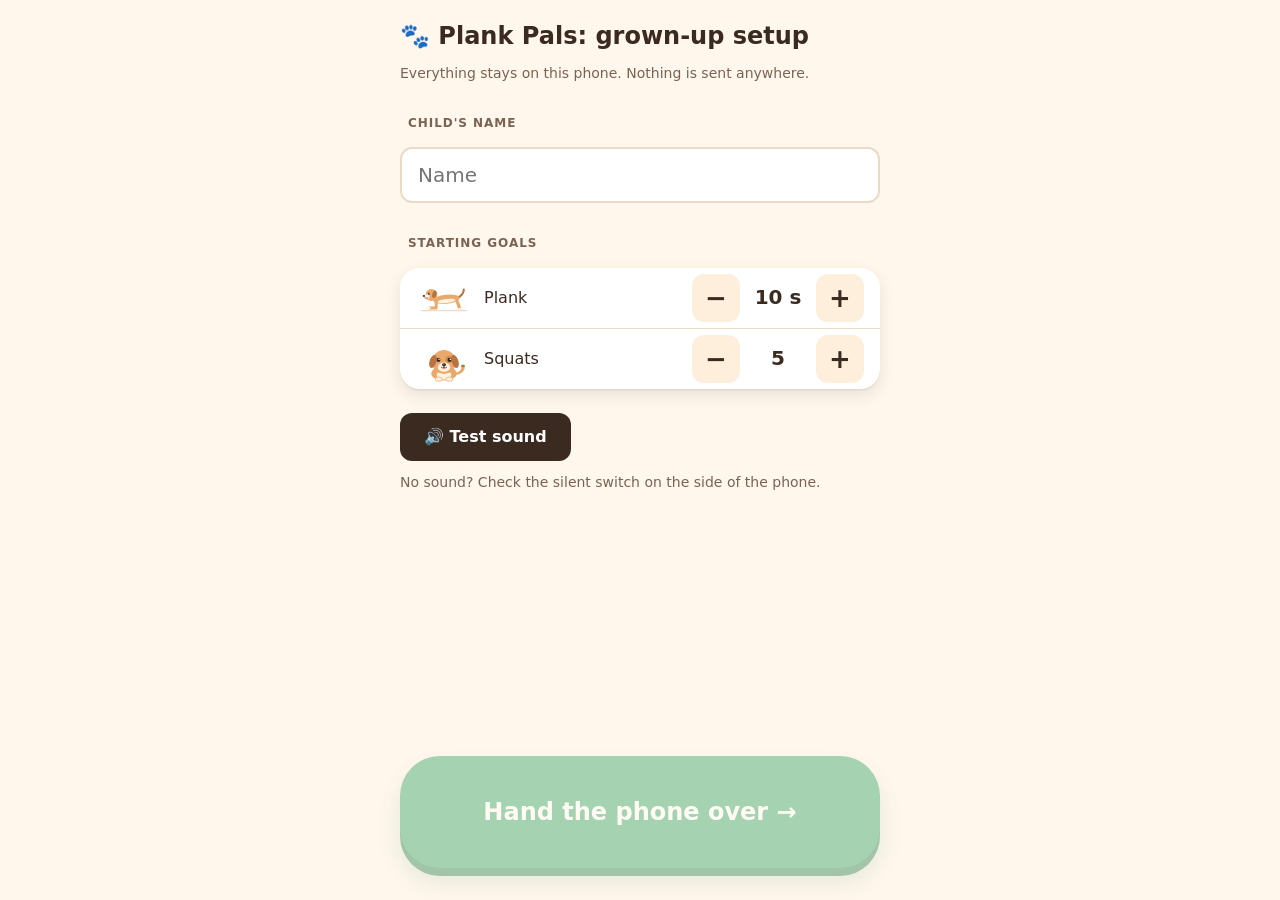
<file: index.html>
<!doctype html>
<html lang="en">
<head>
  <meta charset="utf-8">
  <meta name="viewport" content="width=device-width, initial-scale=1, viewport-fit=cover, user-scalable=no">
  <meta name="color-scheme" content="light">
  <meta name="theme-color" content="#FFF7EC">
  <meta name="apple-mobile-web-app-capable" content="yes">
  <meta name="mobile-web-app-capable" content="yes">
  <meta name="apple-mobile-web-app-status-bar-style" content="default">
  <meta name="apple-mobile-web-app-title" content="Plank Pals">
  <meta name="format-detection" content="telephone=no">
  <title>Plank Pals</title>
  <link rel="manifest" href="manifest.webmanifest">
  <link rel="apple-touch-icon" href="icons/apple-touch-icon.png">
  <link rel="icon" type="image/png" href="icons/icon-192.png">
  <link rel="stylesheet" href="css/app.css">
  <script type="module" src="js/main.js"></script>
</head>
<body>
  <div id="splash"><span>🐾</span></div>

  <!-- ============ SETUP (grown-up, first launch) ============ -->
  <section id="screen-setup" class="screen screen--scroll parent-style" hidden>
    <div class="setup">
      <h1>🐾 Plank Pals: grown-up setup</h1>
      <p class="hint">Everything stays on this phone. Nothing is sent anywhere.</p>
      <label class="pc-label" for="setup-name">Child's name</label>
      <input id="setup-name" class="text-input" maxlength="20" placeholder="Name" autocomplete="off" autocapitalize="words" spellcheck="false">
      <span class="pc-label">Starting goals</span>
      <div class="pc-group">
        <div class="pc-row"><span class="row-pic" data-pic="plank"></span><span class="grow">Plank</span>
          <div class="stepper" id="setup-plank"><button type="button" data-step="-1" aria-label="Less">−</button><output></output><button type="button" data-step="1" aria-label="More">+</button></div></div>
        <div class="pc-row"><span class="row-pic" data-pic="squat"></span><span class="grow">Squats</span>
          <div class="stepper" id="setup-squat"><button type="button" data-step="-1" aria-label="Less">−</button><output></output><button type="button" data-step="1" aria-label="More">+</button></div></div>
      </div>
      <div class="sound-row">
        <button type="button" class="btn btn-parent" id="setup-test">🔊 Test sound</button>
        <span class="hint">No sound? Check the silent switch on the side of the phone.</span>
      </div>
      <div class="spacer"></div>
      <button type="button" class="btn btn-big" id="setup-go" disabled><span class="btn-text" id="setup-go-text">Hand the phone over →</span></button>
    </div>
  </section>

  <!-- ============ MEET PUP ============ -->
  <section id="screen-meet" class="screen" hidden>
    <div class="meet-basket" id="meet-basket-phase">
      <div class="meet-top"><div class="bubble bubble-free" id="meet-bubble" hidden></div></div>
      <div class="basket-stage is-wiggling" id="meet-basket" role="button" aria-label="Open the basket">
        <svg class="basket basket-back" viewBox="0 0 200 160" overflow="visible">
          <path d="M50 66 Q100 -12 150 66" fill="none" stroke="#8A5A2B" stroke-width="8" stroke-linecap="round"/>
          <ellipse cx="100" cy="70" rx="76" ry="12" fill="#6E4623"/>
        </svg>
        <div class="basket-pup pup-wrap" id="meet-basket-pup" style="--pup-size:180px"></div>
        <svg class="basket basket-front" viewBox="0 0 200 160" overflow="visible">
          <path d="M28 72 L172 72 L154 150 Q100 160 46 150 Z" fill="#C98B4E" stroke="#8A5A2B" stroke-width="4" stroke-linejoin="round"/>
          <path d="M36 96 H164 M42 120 H158" stroke="#A86F38" stroke-width="5" stroke-linecap="round"/>
          <path d="M60 76 V148 M85 76 V152 M115 76 V152 M140 76 V148" stroke="#A86F38" stroke-width="3" opacity=".6"/>
          <rect x="20" y="62" width="160" height="16" rx="8" fill="#B8733F"/>
          <g class="basket-blanket">
            <path d="M30 66 Q58 30 100 46 Q142 28 170 66 Z" fill="#FF9AA2"/>
            <circle cx="70" cy="52" r="4" fill="#fff"/><circle cx="100" cy="44" r="4" fill="#fff"/>
            <circle cx="132" cy="50" r="4" fill="#fff"/><circle cx="116" cy="60" r="4" fill="#fff"/>
            <circle cx="84" cy="61" r="4" fill="#fff"/>
          </g>
        </svg>
      </div>
    </div>
    <div class="meet-names" id="meet-names-phase" hidden>
      <div class="pup-wrap" id="meet-pup" data-bubble style="--pup-size:170px; margin-top:28px"></div>
      <div class="name-grid" id="meet-grid"></div>
      <button type="button" class="link-btn" id="meet-type">✏️ Grown-up: type a name</button>
      <div class="meet-type" id="meet-type-row" hidden>
        <input class="text-input" id="meet-type-input" maxlength="12" placeholder="Pet name" autocomplete="off" spellcheck="false">
        <button type="button" class="btn btn-parent" id="meet-type-ok">OK</button>
      </div>
    </div>
    <div class="name-ask" id="meet-ask" hidden>
      <div class="name-ask-card" role="dialog" aria-modal="true" aria-labelledby="meet-ask-q">
        <div class="name-ask-emoji" id="meet-ask-emoji" aria-hidden="true"></div>
        <p class="name-ask-q" id="meet-ask-q"></p>
        <div class="name-ask-actions">
          <button type="button" class="btn btn-big" id="meet-ask-yes">Yes</button>
          <button type="button" class="btn btn-big btn-big--soft" id="meet-ask-no">No</button>
        </div>
      </div>
    </div>
  </section>

  <!-- ============ HOME ============ -->
  <section id="screen-home" class="screen" hidden>
    <div class="topbar home-top">
      <div class="paws" id="home-paws"></div>
      <button type="button" class="btn btn-lock" id="home-lock" aria-label="Grown-ups">🔒</button>
    </div>
    <div class="home-pup-area">
      <div class="pup-wrap" id="home-pup" data-bubble style="--pup-size:200px" role="button" aria-label="Pup"></div>
      <div class="bowl-wrap home-bowl"><div class="bowl" id="home-bowl"><div class="bowl-fill"></div></div><span class="bowl-bone">🦴</span></div>
    </div>
    <div class="pet-name" id="home-petname"></div>
    <div class="spacer"></div>
    <div class="ex-row">
      <button type="button" class="btn btn-ex btn-ex--plank" id="home-plank">
        <span class="ex-badge"></span>
        <span class="ex-pic pup-wrap fixed-size" style="--pup-size:130px"></span>
        Plank <span class="ex-goal" id="home-plank-goal"></span>
      </button>
      <button type="button" class="btn btn-ex btn-ex--squat" id="home-squat">
        <span class="ex-badge"></span>
        <span class="ex-pic pup-wrap fixed-size" style="--pup-size:96px"></span>
        Squats <span class="ex-goal" id="home-squat-goal"></span>
      </button>
    </div>
    <div class="tile-row">
      <button type="button" class="btn btn-tile" id="home-book"><span class="emoji">📖</span>Stickers</button>
      <button type="button" class="btn btn-tile" id="home-progress"><span class="emoji">🏆</span>Progress</button>
    </div>
  </section>

  <!-- ============ PLANK ============ -->
  <section id="screen-plank" class="screen ex" hidden>
    <div class="topbar">
      <button type="button" class="btn btn-icon" data-own-tap data-act="home" aria-label="Home">🏠</button>
      <button type="button" class="btn btn-icon" data-own-tap data-act="tip" aria-label="How to">❓</button>
    </div>
    <div class="phase" data-phase="countdown">
      <div class="tip-card" data-tip hidden><div class="emoji"></div><div class="text"></div><div class="tip-dots"></div><div class="side"></div></div>
      <div class="get-ready" data-getready>Get ready!</div>
      <div class="countdown" data-countdown></div>
      <div class="pup-wrap" data-pup-cd data-bubble style="--pup-size:170px"></div>
    </div>
    <div class="phase" data-phase="running" hidden>
      <div class="ring-wrap" style="--size:300px; --stroke:22">
        <svg class="ring" viewBox="0 0 300 300" aria-hidden="true">
          <circle class="ring-track" cx="150" cy="150" r="138"/>
          <circle class="ring-fill" cx="150" cy="150" r="138"/>
          <circle class="ring-sparkle" cx="150" cy="150" r="148"/>
        </svg>
        <span class="ring-bone">🦴</span>
        <span class="record-cup">🏆</span>
        <div class="ring-center"><div class="timer" data-timer>0</div></div>
      </div>
      <div class="pup-wrap plank-run-pup" data-pup-run data-bubble style="--pup-size:230px; margin-top:28px"></div>
      <div class="spacer"></div>
      <div class="stop-hint">✋</div>
    </div>
    <div class="phase" data-phase="ready" hidden>
      <div class="spacer"></div>
      <div class="pup-wrap" data-pup-ready data-bubble style="--pup-size:200px"></div>
      <div class="spacer"></div>
      <button type="button" class="btn btn-big ready-go ex-plank" data-own-tap data-act="go" aria-label="Go">🐾</button>
    </div>
    <div class="phase" data-phase="falseStart" hidden>
      <div class="spacer"></div>
      <div class="pup-wrap" data-pup-false data-bubble style="--pup-size:180px"></div>
      <div class="spacer"></div>
      <div class="early-row">
        <button type="button" class="btn btn-big btn-big--soft" data-own-tap data-act="retry" aria-label="Try again">🔁</button>
        <button type="button" class="btn btn-big" data-own-tap data-act="count" aria-label="Count it">✅</button>
      </div>
    </div>
  </section>

  <!-- ============ SQUATS ============ -->
  <section id="screen-squats" class="screen ex" hidden>
    <div class="topbar">
      <button type="button" class="btn btn-icon" data-own-tap data-act="home" aria-label="Home">🏠</button>
      <button type="button" class="btn btn-icon" data-own-tap data-act="tip" aria-label="How to">❓</button>
      <button type="button" class="btn btn-icon" data-own-tap data-act="redo" aria-label="Redo" hidden>🔁</button>
    </div>
    <div class="phase" data-phase="countdown">
      <div class="tip-card" data-tip hidden><div class="emoji"></div><div class="text"></div><div class="tip-dots"></div><div class="side"></div></div>
      <div class="get-ready" data-getready>Get ready!</div>
      <div class="countdown" data-countdown></div>
      <div class="pup-wrap" data-pup-cd data-bubble style="--pup-size:170px"></div>
    </div>
    <div class="phase" data-phase="running" hidden>
      <div class="ring-wrap" style="--size:220px; --stroke:20">
        <svg class="ring" viewBox="0 0 220 220" aria-hidden="true">
          <circle class="ring-track" cx="110" cy="110" r="100"/>
          <circle class="ring-fill" cx="110" cy="110" r="100"/>
          <circle class="ring-sparkle" cx="110" cy="110" r="110"/>
        </svg>
        <span class="ring-bone">🦴</span>
        <span class="record-cup">🏆</span>
        <div class="ring-center"><div class="count" data-count>0</div></div>
      </div>
      <div class="spacer"></div>
      <div class="pup-wrap squat-pup" data-pup-run style="--pup-size:340px"></div>
      <div class="floor-shadow" data-shadow></div>
      <div class="spacer"></div>
    </div>
    <div class="phase" data-phase="ready" hidden>
      <div class="spacer"></div>
      <div class="pup-wrap" data-pup-ready data-bubble style="--pup-size:200px"></div>
      <div class="spacer"></div>
      <button type="button" class="btn btn-big ready-go ex-squat" data-own-tap data-act="go" aria-label="Go">🐾</button>
    </div>
    <div class="phase" data-phase="countCheck" hidden>
      <div class="pup-wrap" data-pup-check data-bubble style="--pup-size:170px; margin-top:80px"></div>
      <div class="count-check-row">
        <button type="button" class="btn btn-icon btn-icon--xl" data-own-tap data-act="minus" aria-label="One less">−</button>
        <div class="count" data-check-count>0</div>
        <button type="button" class="btn btn-icon btn-icon--xl" data-own-tap data-act="plus" aria-label="One more">+</button>
      </div>
      <div class="spacer"></div>
      <button type="button" class="btn btn-big" data-own-tap data-act="ok" aria-label="Yes">✅</button>
    </div>
  </section>

  <!-- ============ CELEBRATE ============ -->
  <section id="screen-celebrate" class="screen" hidden>
    <div class="cel-result" id="cel-result"></div>
    <div class="pup-wrap cel-pup" id="cel-pup" data-bubble style="--pup-size:170px"></div>
    <div class="bowl-wrap cel-bowl" id="cel-bowl-wrap"><div class="bowl bowl--big" id="cel-bowl"><div class="bowl-fill"></div></div><span class="bowl-bone">🦴</span></div>
    <div class="cel-reward" id="cel-reward"></div>
    <div class="cel-note" id="cel-note"></div>
    <div class="spacer"></div>
    <div class="cel-actions" id="cel-actions"></div>
  </section>

  <!-- ============ STICKER BOOK ============ -->
  <section id="screen-stickers" class="screen" hidden>
    <div class="topbar">
      <button type="button" class="btn btn-icon" id="book-home" aria-label="Home">🏠</button>
      <div class="page-chip"><span class="e" id="book-page-emoji"></span><span class="page-dots" id="book-dots"></span></div>
      <div class="book-chips" id="book-chips"></div>
    </div>
    <div id="book-page"></div>
    <div class="spacer"></div>
    <div class="book-nav">
      <button type="button" class="btn btn-icon" id="book-prev" aria-label="Back">◀</button>
      <span class="count-label" id="book-count"></span>
      <button type="button" class="btn btn-icon" id="book-next" aria-label="Next">▶</button>
    </div>
    <div class="prize-strip" id="book-prize" hidden></div>
  </section>

  <!-- ============ PROGRESS ============ -->
  <section id="screen-progress" class="screen screen--scroll" hidden>
    <div class="topbar">
      <button type="button" class="btn btn-icon" id="prog-home" aria-label="Home">🏠</button>
      <span style="font-size:40px">🏆</span>
      <span style="width:64px"></span>
    </div>
    <div class="card-box path-card" id="prog-path"></div>
    <div class="card-box" id="prog-cal"></div>
    <div class="trophies" id="prog-trophies"></div>
    <div style="height:24px"></div>
  </section>

  <!-- ============ PARENT CORNER ============ -->
  <section id="screen-parent" class="screen screen--scroll parent-style" hidden>
    <div class="topbar">
      <button type="button" class="btn btn-icon" id="pc-home" aria-label="Home">🏠</button>
      <span class="pc-title">Parent Corner</span>
    </div>
    <div id="pc-body"></div>
  </section>

  <div id="gate" class="overlay" hidden></div>
  <div id="banner" class="banner" role="status" hidden></div>

  <template id="pup-tpl">
<svg class="pup" data-stage="1" data-mood="idle" viewBox="0 0 200 200" overflow="visible"
     xmlns="http://www.w3.org/2000/svg" role="img" aria-label="Pup">
  <g class="pup-root">
    <path class="acc acc-cape" d="M62 124 Q34 170 44 196 L156 196 Q166 170 138 124 Z"
          fill="#E5484D" stroke="#FFC83D" stroke-width="4" stroke-linejoin="round"/>
    <g class="pup-body">
      <g class="pup-tail">
        <path d="M140 156 Q176 146 172 112" fill="none" stroke="#E8A96B" stroke-width="13" stroke-linecap="round"/>
        <circle cx="172" cy="112" r="7" fill="#B8733F"/>
      </g>
      <ellipse cx="100" cy="152" rx="48" ry="38" fill="#E8A96B"/>
      <ellipse cx="100" cy="160" rx="28" ry="24" fill="#FFF3E0"/>
    </g>
    <g class="pup-paws">
      <ellipse cx="78" cy="184" rx="15" ry="9" fill="#FFF3E0" stroke="#E8A96B" stroke-width="3"/>
      <g class="pup-paw-r">
        <ellipse cx="122" cy="184" rx="15" ry="9" fill="#FFF3E0" stroke="#E8A96B" stroke-width="3"/>
      </g>
      <g class="acc acc-sneakers">
        <ellipse cx="78" cy="183" rx="17" ry="10" fill="#5EC8F2"/>
        <rect x="61" y="187" width="34" height="6" rx="3" fill="#fff"/>
        <path d="M71 180 H85" stroke="#fff" stroke-width="2.5" stroke-linecap="round"/>
        <ellipse cx="122" cy="183" rx="17" ry="10" fill="#5EC8F2"/>
        <rect x="105" y="187" width="34" height="6" rx="3" fill="#fff"/>
        <path d="M115 180 H129" stroke="#fff" stroke-width="2.5" stroke-linecap="round"/>
      </g>
    </g>
    <g class="pup-head">
      <circle cx="100" cy="88" r="50" fill="#E8A96B"/>
      <ellipse cx="121" cy="78" rx="15" ry="14" fill="#D08A50"/>
      <g class="pup-eyes-size">
        <g class="pup-eyes">
          <circle cx="80"  cy="80" r="7.5" fill="#3B2A20"/>
          <circle cx="120" cy="80" r="7.5" fill="#3B2A20"/>
          <circle cx="82.5"  cy="77.5" r="2.6" fill="#fff"/>
          <circle cx="122.5" cy="77.5" r="2.6" fill="#fff"/>
        </g>
      </g>
      <g class="pup-eyes-happy" fill="none" stroke="#3B2A20" stroke-width="4.5" stroke-linecap="round">
        <path d="M72 83 Q80 73 88 83"/><path d="M112 83 Q120 73 128 83"/>
      </g>
      <g class="pup-eyes-sleepy" fill="none" stroke="#3B2A20" stroke-width="4" stroke-linecap="round">
        <path d="M72 80 Q80 87 88 80"/><path d="M112 80 Q120 87 128 80"/>
      </g>
      <ellipse cx="100" cy="110" rx="26" ry="19" fill="#FFF3E0"/>
      <circle cx="70"  cy="104" r="7" fill="#FF9AA2" opacity=".55"/>
      <circle cx="130" cy="104" r="7" fill="#FF9AA2" opacity=".55"/>
      <path class="pup-tongue" d="M94 112 Q100 125 106 112 Z" fill="#FF7A8A"/>
      <ellipse cx="100" cy="100" rx="8.5" ry="6" fill="#3B2A20"/>
      <circle cx="97" cy="98" r="2" fill="#fff" opacity=".7"/>
      <path d="M100 106 V110 M100 110 Q94 116 89 111 M100 110 Q106 116 111 111"
            fill="none" stroke="#3B2A20" stroke-width="3" stroke-linecap="round"/>
      <g class="acc acc-headband">
        <path d="M56 66 Q100 30 144 66" fill="none" stroke="#5EC8F2" stroke-width="11" stroke-linecap="round"/>
        <path d="M60 64 Q100 33 140 64" fill="none" stroke="#fff" stroke-width="3" stroke-linecap="round" opacity=".9"/>
      </g>
      <ellipse cx="54"  cy="86" rx="14" ry="28" fill="#B8733F" transform="rotate(18 54 86)"/>
      <ellipse cx="146" cy="86" rx="14" ry="28" fill="#B8733F" transform="rotate(-18 146 86)"/>
    </g>
    <g class="pup-neck">
      <g class="acc acc-bandana">
        <path d="M64 130 Q100 142 136 130 L100 170 Z" fill="#E5484D" stroke-linejoin="round"/>
        <circle cx="86" cy="140" r="3" fill="#fff"/><circle cx="112" cy="141" r="3" fill="#fff"/>
        <circle cx="100" cy="156" r="3" fill="#fff"/>
      </g>
      <g class="acc acc-collar">
        <rect x="64" y="128" width="72" height="10" rx="5" fill="#2FA3D1"/>
        <polygon class="acc-tag" fill="#FFC83D" stroke="#E0A200" stroke-width="1.5" stroke-linejoin="round"
          points="100,139 102.2,144.4 108,144.6 103.5,148.3 104.9,154 100,150.8 95.1,154 96.5,148.3 92,144.6 97.8,144.4"/>
      </g>
      <g class="acc acc-medal">
        <path d="M84 132 L96 132 L104 156 L94 156 Z" fill="#5EC8F2"/>
        <path d="M116 132 L104 132 L96 156 L106 156 Z" fill="#2FA3D1"/>
        <circle cx="100" cy="165" r="13" fill="#FFC83D" stroke="#E0A200" stroke-width="3"/>
        <polygon fill="#fff" points="100,158 101.8,162.6 106.7,162.8 102.9,165.9 104.1,170.7 100,168 95.9,170.7 97.1,165.9 93.3,162.8 98.2,162.6"/>
      </g>
    </g>
  </g>
</svg>
  </template>

  <template id="pup-plank-tpl">
<svg class="pup pup-plank" data-stage="1" data-mood="plank" viewBox="0 0 160 100" overflow="visible"
     xmlns="http://www.w3.org/2000/svg" role="img" aria-label="Pup doing a plank">
  <g class="pp-root">
    <g class="pp-tail"><path d="M126 50 Q146 38 146 22" fill="none" stroke="#B8733F" stroke-width="7" stroke-linecap="round"/></g>
    <path d="M122 56 L132 84" stroke="#E8A96B" stroke-width="11" stroke-linecap="round"/>
    <ellipse cx="136" cy="87" rx="9" ry="4.5" fill="#FFF3E0"/>
    <ellipse cx="88" cy="54" rx="44" ry="15" fill="#E8A96B" transform="rotate(-6 88 54)"/>
    <ellipse cx="88" cy="60" rx="30" ry="7"  fill="#FFF3E0" transform="rotate(-6 88 60)"/>
    <path d="M54 60 L54 80 M54 83 L32 83" stroke="#E8A96B" stroke-width="10" stroke-linecap="round" fill="none"/>
    <ellipse cx="28" cy="84" rx="8" ry="4.5" fill="#FFF3E0"/>
    <circle cx="38" cy="40" r="20" fill="#E8A96B"/>
    <ellipse cx="22" cy="46" rx="11" ry="8" fill="#FFF3E0"/>
    <ellipse cx="13" cy="43" rx="4" ry="3" fill="#3B2A20"/>
    <circle cx="30" cy="36" r="3.4" fill="#3B2A20"/><circle cx="31.2" cy="34.8" r="1.1" fill="#fff"/>
    <circle cx="33" cy="48" r="4" fill="#FF9AA2" opacity=".55"/>
    <path d="M16 50 Q21 53 26 50" fill="none" stroke="#3B2A20" stroke-width="2" stroke-linecap="round"/>
    <ellipse cx="48" cy="38" rx="7" ry="13" fill="#B8733F" transform="rotate(15 48 38)"/>
  </g>
  <path d="M4 92 H156" stroke="#EADBC8" stroke-width="4" stroke-linecap="round"/>
</svg>
  </template>
  <noscript>This app needs JavaScript.</noscript>
</body>
</html>
</file>
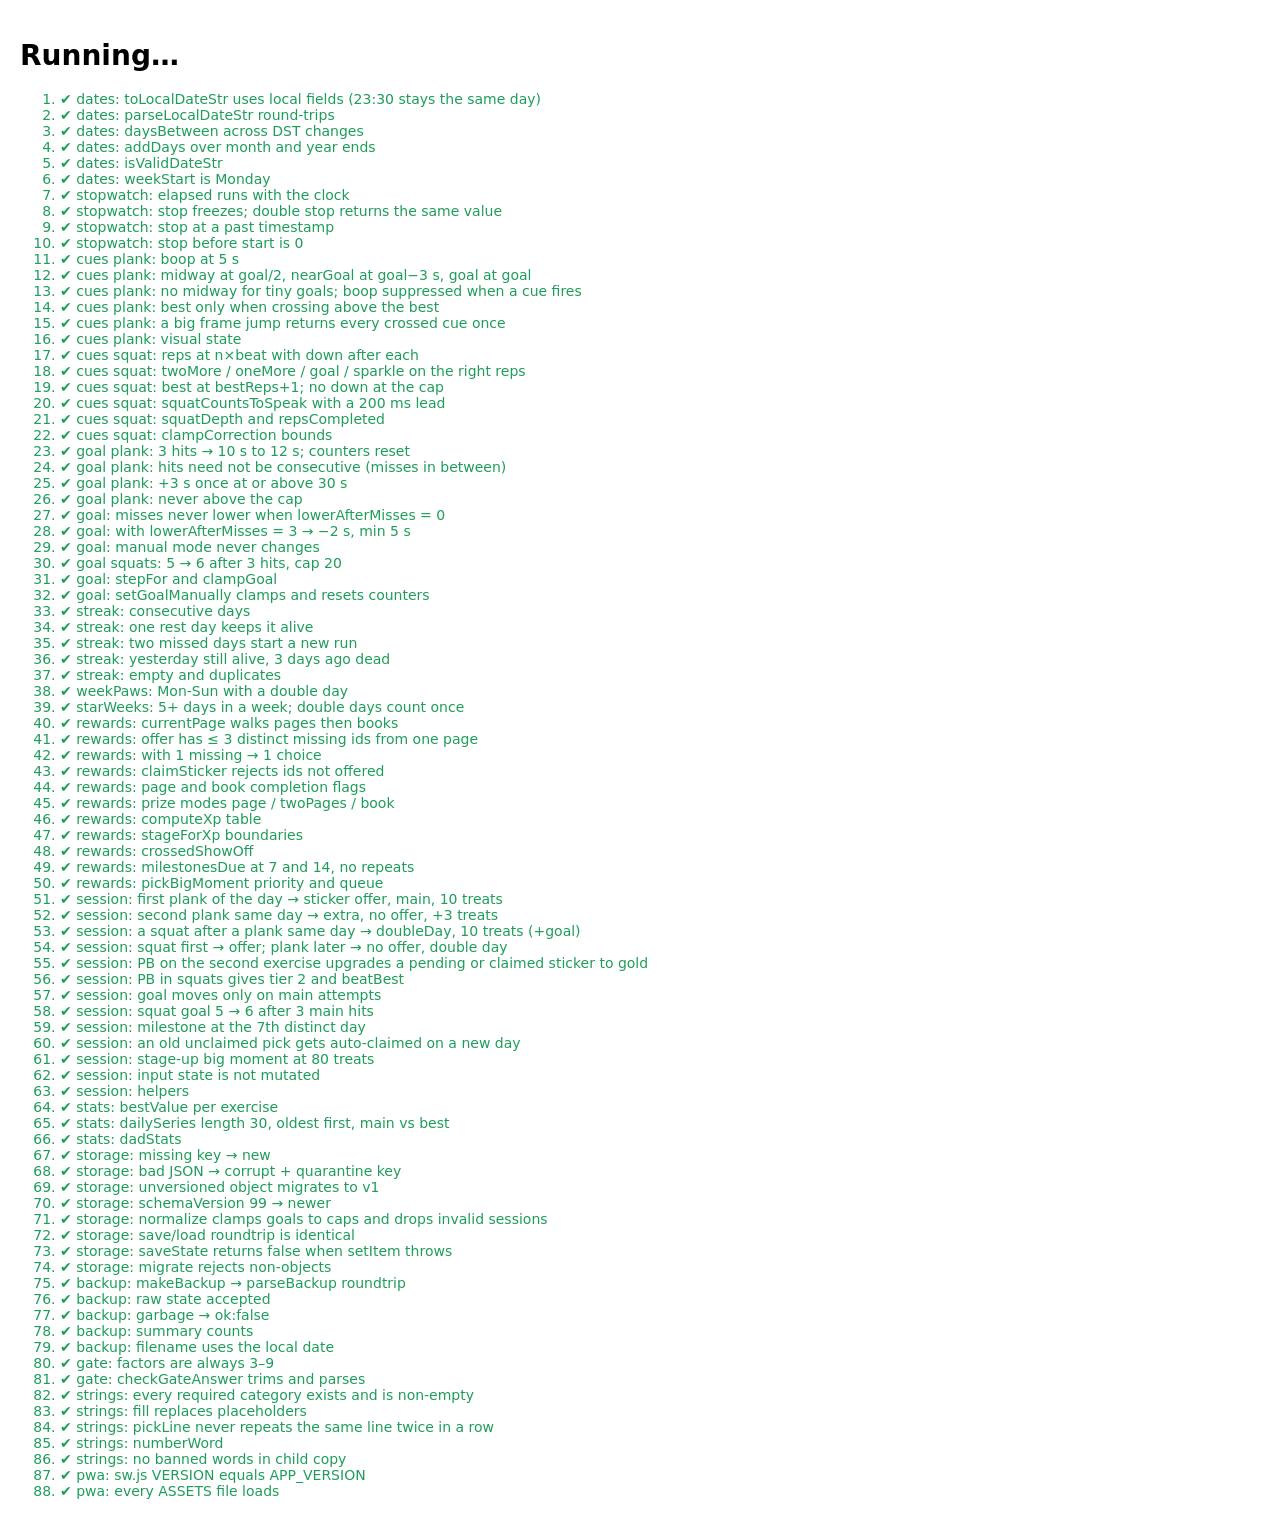
<file: tests.html>
<!doctype html><meta charset="utf-8"><meta name="viewport" content="width=device-width, initial-scale=1">
<title>Plank Pals tests</title>
<style>body{font:14px system-ui;padding:12px} .ok{color:#1F9D5B} .bad{color:#b00020;font-weight:700} pre{white-space:pre-wrap}</style>
<h1 id="summary">Running…</h1><ol id="results"></ol>
<script type="module">
  import { run } from './tests/harness.js';
  import './tests/dates.test.js';    import './tests/stopwatch.test.js'; import './tests/cues.test.js';
  import './tests/goal.test.js';     import './tests/streak.test.js';    import './tests/rewards.test.js';
  import './tests/session.test.js';  import './tests/stats.test.js';     import './tests/storage.test.js';
  import './tests/backup.test.js';   import './tests/gate.test.js';      import './tests/strings.test.js';
  import './tests/pwa.test.js';      import './tests/meet.test.js';
  run();
</script>
</file>
<file: css/app.css>
/* Plank Pals — styles. Tokens and components from docs/01-design.md. Light mode only. */
:root {
  color-scheme: light;

  /* ---------- Surfaces & text ---------- */
  --bg:            #FFF7EC;
  --bg-sunny:      #FFF0B3;
  --surface:       #FFFFFF;
  --surface-2:     #FDEFDC;
  --line:          #EADBC8;
  --ink:           #3B2A20;
  --ink-soft:      #7A6353;
  --ink-faint:     #B3A091;
  --night:         #2A211C;

  /* ---------- Exercise colours ---------- */
  --plank:         #1F9D5B;
  --plank-dark:    #177A46;
  --plank-light:   #D4F5C9;
  --squat:         #8A4FC7;
  --squat-dark:    #6B3799;
  --squat-light:   #E8D9FF;
  --go:            #1F9D5B;
  --go-dark:       #177A46;

  /* ---------- Exercise screen background states ---------- */
  --ex-bg-run:     #DDF2FC;
  --ex-bg-goal:    #D4F5C9;
  --ex-bg-record:  #FFE9A8;

  /* ---------- Accents ---------- */
  --sun:           #FFC83D;
  --sun-dark:      #E0A200;
  --sky:           #5EC8F2;
  --sky-dark:      #2FA3D1;
  --pink:          #FF9AA2;
  --empty:         #E6DFD6;
  --empty-line:    #CFC5B8;

  /* ---------- Pup ---------- */
  --pup-fur:       #E8A96B;
  --pup-fur-dark:  #B8733F;
  --pup-spot:      #D08A50;
  --pup-cream:     #FFF3E0;
  --pup-ink:       #3B2A20;
  --pup-cheek:     #FF9AA2;
  --pup-tongue:    #FF7A8A;

  /* ---------- Sticker page backgrounds ---------- */
  --st-garden:  #D4F5C9;
  --st-ocean:   #CDEFFF;
  --st-yummy:   #FFD6DA;
  --st-sky:     #2B3A67;
  --st-jungle:  #FFE0C2;
  --st-sparkle: #E8D9FF;

  /* ---------- Typography ---------- */
  --font: ui-rounded, "SF Pro Rounded", "Arial Rounded MT Bold", "Nunito", system-ui, -apple-system, "Segoe UI", sans-serif;
  --fs-12: 12px;  --fs-14: 14px;  --fs-16: 16px;
  --fs-20: 20px;
  --fs-24: 24px;
  --fs-32: 32px;
  --fs-44: 44px;
  --fs-64: 64px;
  --fs-timer: 128px;
  --fs-count: 160px;
  --fs-countdown: 200px;
  --fw-regular: 500; --fw-bold: 700; --fw-heavy: 800;
  --lh-body: 1.35;

  /* ---------- Spacing ---------- */
  --sp-1: 4px; --sp-2: 8px; --sp-3: 12px; --sp-4: 16px; --sp-5: 24px; --sp-6: 32px; --sp-7: 48px; --sp-8: 64px;

  /* ---------- Sizes ---------- */
  --tap-min: 64px;
  --tap-parent: 44px;
  --content-w: 343px;

  /* ---------- Radii ---------- */
  --r-sm: 12px; --r-md: 20px; --r-lg: 28px; --r-xl: 40px; --r-pill: 999px;

  /* ---------- Shadows ---------- */
  --sh-card:    0 2px 0 rgba(59,42,32,.06), 0 6px 16px rgba(59,42,32,.10);
  --sh-float:   0 10px 30px rgba(59,42,32,.18);
  --sh-sticker: 0 2px 0 rgba(59,42,32,.10), 0 6px 12px rgba(59,42,32,.22);
  --sh-plank:   0 8px 0 #177A46, 0 14px 24px rgba(23,122,70,.28);
  --sh-squat:   0 8px 0 #6B3799, 0 14px 24px rgba(107,55,153,.28);
  --sh-go:      0 8px 0 #177A46, 0 14px 24px rgba(23,122,70,.28);

  /* ---------- Motion ---------- */
  --dur-press: 120ms; --dur-fast: 180ms; --dur-base: 280ms; --dur-slow: 450ms; --dur-hero: 700ms;
  --ease-out:    cubic-bezier(.2, .8, .2, 1);
  --ease-in-out: cubic-bezier(.45, 0, .55, 1);
  --ease-bounce: cubic-bezier(.34, 1.56, .64, 1);
  --beat: 2.5s;

  /* ---------- Safe areas ---------- */
  --safe-top:    env(safe-area-inset-top, 0px);
  --safe-bottom: env(safe-area-inset-bottom, 0px);
  --safe-left:   env(safe-area-inset-left, 0px);
  --safe-right:  env(safe-area-inset-right, 0px);
}

/* ================= Base & shell ================= */
[hidden] { display: none !important; }
*, *::before, *::after { box-sizing: border-box; }
html, body { height: 100%; margin: 0; }
body {
  background: var(--bg); color: var(--ink);
  font-family: var(--font); font-weight: var(--fw-regular); line-height: var(--lh-body);
  -webkit-text-size-adjust: 100%;
  -webkit-tap-highlight-color: transparent;
  -webkit-user-select: none; user-select: none; -webkit-touch-callout: none;
  overscroll-behavior: none; touch-action: manipulation;
}
input, textarea, select { -webkit-user-select: text; user-select: text; font-size: 16px; font-family: inherit; }
button { font-family: inherit; color: inherit; }

.screen {
  position: fixed; inset: 0;
  display: flex; flex-direction: column; align-items: center;
  padding: calc(var(--safe-top) + var(--sp-2)) calc(var(--safe-right) + var(--sp-4))
           calc(var(--safe-bottom) + var(--sp-4)) calc(var(--safe-left) + var(--sp-4));
  overflow: hidden;
  min-height: 100vh; min-height: 100dvh;
  transition: background-color var(--dur-slow) var(--ease-out);
}
.screen > * { width: 100%; max-width: 480px; flex-shrink: 0; }
.screen > .spacer { flex: 1 1 auto; flex-shrink: 1; min-height: 0; }
.screen--scroll { overflow-y: auto; -webkit-overflow-scrolling: touch; }
.topbar { display: flex; align-items: center; justify-content: space-between; height: 64px; flex: none; gap: var(--sp-2); }
.spacer { flex: 1 1 auto; }
.tnum { font-variant-numeric: tabular-nums; }
#screen-plank, #screen-squats { touch-action: none; }

/* ================= Buttons ================= */
.btn {
  appearance: none; border: 0; margin: 0; font: inherit; font-weight: var(--fw-heavy); color: #fff;
  display: flex; align-items: center; justify-content: center; gap: var(--sp-3);
  min-width: var(--tap-min); min-height: var(--tap-min); border-radius: var(--r-lg); cursor: pointer;
  transition: transform var(--dur-press) var(--ease-out), box-shadow var(--dur-press) var(--ease-out), opacity var(--dur-fast);
  -webkit-tap-highlight-color: transparent;
}
.btn:active { transform: translateY(6px); }
.btn[disabled] { opacity: .4; pointer-events: none; }

.btn-ex { flex: 1; height: 200px; flex-direction: column; gap: 4px; position: relative;
          font-size: var(--fs-24); border-radius: var(--r-xl); padding: 8px 6px; }
.btn-ex--plank { background: var(--plank); box-shadow: var(--sh-plank); }
.btn-ex--squat { background: var(--squat); box-shadow: var(--sh-squat); }
.btn-ex--plank:active { box-shadow: 0 2px 0 var(--plank-dark); }
.btn-ex--squat:active { box-shadow: 0 2px 0 var(--squat-dark); }
.btn-ex .ex-pic { width: 100%; max-width: 139px; height: 112px; border-radius: var(--r-lg);
                  background: rgba(255,255,255,.22); display: grid; place-items: center; overflow: visible; }
.btn-ex .ex-pic.pup-wrap { height: 112px; place-items: center; }
.btn-ex .ex-goal { font-size: var(--fs-20); font-weight: var(--fw-bold); opacity: .95; }

.btn-big { width: 100%; height: 112px; background: var(--go); box-shadow: var(--sh-go);
           font-size: 56px; border-radius: var(--r-xl); }
.btn-big:active { box-shadow: 0 2px 0 var(--go-dark); }
.btn-big--soft { background: var(--surface); color: var(--ink); box-shadow: 0 8px 0 var(--line), var(--sh-card); }
.btn-big--soft:active { box-shadow: 0 2px 0 var(--line); }
.btn-big .btn-text { font-size: var(--fs-24); }

.btn-tile { flex: 1; height: 88px; background: var(--surface); color: var(--ink);
            box-shadow: 0 6px 0 var(--line), var(--sh-card); flex-direction: column; gap: 0;
            font-size: var(--fs-20); font-weight: var(--fw-bold); }
.btn-tile .emoji { font-size: 40px; line-height: 1; }

.btn-icon { width: 64px; height: 64px; border-radius: 50%; background: var(--surface); color: var(--ink);
            box-shadow: 0 4px 0 var(--line), var(--sh-card); font-size: 34px; padding: 0; }
.btn-icon--xl { width: 96px; height: 96px; font-size: 56px; }
.btn-icon[disabled] { opacity: .35; }
.btn-icon.is-invisible { visibility: hidden; }

.btn-lock { width: 44px; height: 44px; min-width: 44px; min-height: 44px; border-radius: 50%;
            background: transparent; font-size: 22px; opacity: .4; box-shadow: none; }

.btn-parent { min-height: 48px; padding: 0 var(--sp-5); border-radius: var(--r-sm);
              background: var(--ink); color: #fff; font-size: var(--fs-16); font-weight: var(--fw-bold); }
.btn-parent--ghost { background: var(--surface); color: var(--ink); box-shadow: inset 0 0 0 2px var(--line); }
.btn-parent--danger { background: var(--surface); color: #8a3b12; box-shadow: inset 0 0 0 2px #e9c3a8; }
.btn-parent.small { min-height: 40px; min-width: 40px; padding: 0 var(--sp-3); }
.btn-parent:active { transform: translateY(2px); }

.invite { animation: invite 2.4s var(--ease-in-out) infinite; }
@keyframes invite { 0%,100% { transform: scale(1); } 50% { transform: scale(1.04); } }
@keyframes pop { 0% { transform: scale(0); } 70% { transform: scale(1.15); } 100% { transform: scale(1); } }

/* ================= Speech bubble ================= */
.bubble { position: absolute; left: 50%; bottom: calc(var(--pup-size, 200px) * var(--stage-scale, 1) + 6px); translate: -50% 0;
  max-width: 300px; width: max-content; padding: 10px 18px; border-radius: 24px;
  background: #fff; box-shadow: var(--sh-float); color: var(--ink);
  font-size: var(--fs-24); font-weight: var(--fw-bold); line-height: 1.2; text-align: center;
  animation: bubble-in var(--dur-slow) var(--ease-bounce) both; z-index: 5; pointer-events: none; }
.bubble::after { content: ""; position: absolute; left: 50%; bottom: -8px; width: 18px; height: 18px;
  background: #fff; transform: translateX(-50%) rotate(45deg); border-radius: 3px; }
.bubble.is-leaving { animation: bubble-out 200ms var(--ease-out) both; }
@keyframes bubble-in  { from { transform: scale(.3); opacity: 0; } to { transform: scale(1); opacity: 1; } }
@keyframes bubble-out { to { transform: scale(.8); opacity: 0; } }
.bubble-free { position: relative; left: auto; bottom: auto; translate: none; margin: 0 auto; }

/* ================= Pup ================= */
.pup .acc { display: none; }
.pup:is([data-stage="2"],[data-stage="3"],[data-stage="4"],[data-stage="5"],[data-stage="6"]) .acc-bandana,
.pup:is([data-stage="3"],[data-stage="4"],[data-stage="5"],[data-stage="6"]) .acc-collar,
.pup:is([data-stage="4"],[data-stage="5"],[data-stage="6"]) .acc-cape,
.pup:is([data-stage="5"],[data-stage="6"]) .acc-headband,
.pup:is([data-stage="5"],[data-stage="6"]) .acc-sneakers,
.pup[data-stage="6"] .acc-medal { display: inline; }
.pup[data-stage="6"] .acc-tag { display: none; }

.pup .pup-eyes-size { transform-box: fill-box; transform-origin: center; }
.pup[data-stage="1"] .pup-eyes-size { transform: scale(1.18); }

.pup-wrap { --pup-size: 200px; position: relative; display: grid; place-items: end center; height: var(--pup-size); margin: 0 auto; }
.pup { width: calc(var(--pup-size) * var(--pup-scale, 1)); height: auto; overflow: visible;
       transition: width var(--dur-hero) var(--ease-bounce); display: block; }
.pup[data-stage="1"] { --pup-scale: .58; }
.pup[data-stage="2"] { --pup-scale: .68; }
.pup[data-stage="3"] { --pup-scale: .78; }
.pup[data-stage="4"] { --pup-scale: .87; }
.pup[data-stage="5"] { --pup-scale: .94; }
.pup[data-stage="6"] { --pup-scale: 1; }
.pup-wrap.fixed-size .pup { --pup-scale: 1; }
.pup-wrap.fixed-size { height: auto; }

.pup .pup-root  { transform-box: view-box; transform-origin: 100px 192px; }
.pup .pup-body, .pup .acc-cape { transform-box: view-box; transform-origin: 100px 190px; }
.pup .pup-head  { transform-box: view-box; transform-origin: 100px 132px; }
.pup .pup-neck  { transform-box: view-box; transform-origin: 100px 140px; }
.pup .pup-tail  { transform-box: view-box; transform-origin: 140px 156px; }
.pup .pup-paw-r { transform-box: view-box; transform-origin: 122px 184px; }
.pup .pup-eyes  { transform-box: fill-box; transform-origin: center; }

.pup .pup-eyes-happy, .pup .pup-eyes-sleepy, .pup .pup-tongue { display: none; }
.pup:is([data-mood="cheer"],[data-mood="jump"],[data-mood^="trick-"]) .pup-eyes { display: none; }
.pup:is([data-mood="cheer"],[data-mood="jump"],[data-mood^="trick-"]) :is(.pup-eyes-happy, .pup-tongue) { display: inline; }
.pup:is([data-mood="squat"],[data-mood="pose-squat"]) .pup-tongue { display: inline; }
.pup[data-mood="sleepy"] .pup-eyes { display: none; }
.pup[data-mood="sleepy"] .pup-eyes-sleepy { display: inline; }
.pup.is-tilt .pup-head { transform: rotate(-10deg); }

.pup[data-mood="idle"] .pup-body { animation: pup-breathe 2.4s var(--ease-in-out) infinite; }
.pup[data-mood="idle"] .pup-head { animation: pup-head-bob 2.4s var(--ease-in-out) infinite; }
.pup[data-mood="idle"] .pup-tail { animation: pup-wag .9s var(--ease-in-out) infinite alternate; }
.pup[data-mood="idle"] .pup-eyes { animation: pup-blink 4.2s linear infinite; }
@keyframes pup-breathe  { 0%,100% { transform: scale(1,1); } 50% { transform: scale(1.02,1.04); } }
@keyframes pup-head-bob { 0%,100% { transform: translateY(0); } 50% { transform: translateY(-2px); } }
@keyframes pup-wag      { from { transform: rotate(-10deg); } to { transform: rotate(14deg); } }
@keyframes pup-blink    { 0%,94%,100% { transform: scaleY(1); } 96% { transform: scaleY(.1); } }

.pup[data-mood="cheer"] .pup-root { animation: pup-bounce .6s var(--ease-out) infinite alternate; }
.pup[data-mood="cheer"] .pup-head { animation: pup-tilt 1.2s var(--ease-in-out) infinite; }
.pup[data-mood="cheer"] .pup-tail { animation: pup-wag .22s linear infinite alternate; }
@keyframes pup-bounce { from { transform: translateY(0) scale(1.03,.97); } to { transform: translateY(-10px) scale(.98,1.02); } }
@keyframes pup-tilt   { 0%,100% { transform: rotate(-7deg); } 50% { transform: rotate(7deg); } }

.pup[data-mood="jump"] .pup-root { animation: pup-jump .8s var(--ease-out) infinite; }
.pup[data-mood="jump"] .pup-head { animation: pup-tilt .8s var(--ease-in-out) infinite; }
.pup[data-mood="jump"] .pup-tail { animation: pup-wag .18s linear infinite alternate; }
@keyframes pup-jump {
  0%   { transform: translateY(0)     scale(1.10,.88); }
  25%  { transform: translateY(-46px) scale(.94,1.08); }
  50%  { transform: translateY(-58px) rotate(-4deg); }
  75%  { transform: translateY(-20px) scale(.97,1.04); }
  90%  { transform: translateY(0)     scale(1.12,.86); }
  100% { transform: translateY(0)     scale(1,1); }
}

.pup[data-mood="sleepy"] .pup-body { animation: pup-breathe 3.6s var(--ease-in-out) infinite; }
.pup[data-mood="sleepy"] .pup-head { animation: pup-doze 3.6s var(--ease-in-out) infinite; }
@keyframes pup-doze { 0%,100% { transform: rotate(0) translateY(0); } 50% { transform: rotate(-5deg) translateY(3px); } }

/* Squat-along: one cycle = one rep */
.pup[data-mood="squat"] :is(.pup-body, .acc-cape) { animation: squat-body var(--beat) var(--ease-in-out) infinite; }
.pup[data-mood="squat"] :is(.pup-head, .pup-neck) { animation: squat-head var(--beat) var(--ease-in-out) infinite; }
.pup[data-mood="squat"] .pup-tail { animation: squat-tail var(--beat) linear infinite; }
.pup[data-mood="squat"] .pup-eyes { animation: pup-blink 4.2s linear infinite; }
.floor-shadow { height: 18px; margin: -10px auto 0; border-radius: 50%; width: 60%;
  background: radial-gradient(ellipse, rgba(59,42,32,.18), transparent 70%); }
.floor-shadow.is-squatting { animation: squat-shadow var(--beat) var(--ease-in-out) infinite; }
@keyframes squat-body   { 0%,100% { transform: scale(1,1); }    44%,56% { transform: scale(1.1,.78); } }
@keyframes squat-head   { 0%,100% { transform: translateY(0); } 44%,56% { transform: translateY(24px); } }
@keyframes squat-shadow { 0%,100% { transform: scaleX(1); }     44%,56% { transform: scaleX(1.15); } }
@keyframes squat-tail {
  0%,80% { transform: rotate(0); } 84% { transform: rotate(18deg); } 88% { transform: rotate(-12deg); }
  92% { transform: rotate(18deg); } 96% { transform: rotate(-8deg); } 100% { transform: rotate(0); } }
.pup[data-mood="pose-squat"] :is(.pup-body, .acc-cape) { transform: scale(1.1,.78); }
.pup[data-mood="pose-squat"] :is(.pup-head, .pup-neck) { transform: translateY(24px); }

/* Tricks */
.pup[data-mood="trick-wag"]  .pup-tail { animation: pup-wag .15s linear 8 alternate; }
.pup[data-mood="trick-wag"]  .pup-root { animation: pup-bounce .3s var(--ease-out) 4 alternate; }
.pup[data-mood="trick-sneeze"] .pup-head { animation: sneeze 1.1s var(--ease-out) both; }
@keyframes sneeze { 0% { transform: none; } 45% { transform: rotate(-8deg) translateY(-6px) scale(1.04); }
                    55% { transform: rotate(10deg) translateY(6px) scale(.96); } 70%,100% { transform: none; } }
.pup[data-mood="trick-sit"] .pup-root { animation: sit 1.2s var(--ease-bounce) both; }
@keyframes sit { 0%,100% { transform: none; } 30%,75% { transform: translateY(10px) scale(1.06,.9); } }
.pup[data-mood="trick-highfive"] .pup-paw-r { animation: highfive 1.2s var(--ease-bounce) both; }
.pup[data-mood="trick-highfive"] .pup-head  { animation: pup-tilt 1.2s var(--ease-in-out) both; }
@keyframes highfive { 0%,100% { transform: none; } 30%,70% { transform: translate(18px,-78px) rotate(-25deg); } }
.pup[data-mood="trick-spin"] .pup-root { animation: spin-fake .9s var(--ease-in-out) both; }
@keyframes spin-fake { 0%,100% { transform: scaleX(1); } 25% { transform: scaleX(0); } 50% { transform: scaleX(-1); } 75% { transform: scaleX(0); } }
.pup[data-mood="trick-jump"] .pup-root { animation: pup-jump .8s var(--ease-out) 2 both; }
.pup[data-mood="trick-flip"] .pup-root { transform-origin: 100px 120px; animation: backflip 1.1s var(--ease-in-out) both; }
@keyframes backflip { 0% { transform: none; } 15% { transform: translateY(6px) scale(1.08,.9); }
  55% { transform: translateY(-80px) rotate(-360deg); } 85% { transform: translateY(0) rotate(-360deg) scale(1.08,.9); }
  100% { transform: rotate(-360deg); } }

/* Side-view plank Pup */
.pup-plank .pp-root { transform-box: view-box; transform-origin: 88px 86px;
  animation: pp-wobble 1.4s var(--ease-in-out) infinite; }
.pup-plank .pp-tail { transform-box: view-box; transform-origin: 126px 50px;
  animation: pup-wag .5s var(--ease-in-out) infinite alternate; }
@keyframes pp-wobble { 0%,100% { transform: rotate(calc(var(--wobble) * -1)); } 50% { transform: rotate(var(--wobble)); } }
.pup-plank[data-stage="1"] { --wobble: 4deg; }
.pup-plank[data-stage="2"] { --wobble: 3deg; }
.pup-plank[data-stage="3"] { --wobble: 2deg; }
.pup-plank[data-stage="4"] { --wobble: 1.2deg; }
.pup-plank[data-stage="5"] { --wobble: .6deg; }
.pup-plank[data-stage="6"] { --wobble: 0deg; }
.pup-plank[data-mood="still"] :is(.pp-root, .pp-tail) { animation: none; }
.is-goal .pup-plank .pp-tail, .is-record .pup-plank .pp-tail { animation-duration: .18s; }

/* ================= Splash ================= */
#splash { position: fixed; inset: 0; z-index: 100; background: var(--bg); display: grid; place-items: center;
          transition: opacity var(--dur-base) var(--ease-out); font-size: 96px; }
#splash.is-gone { opacity: 0; pointer-events: none; }

/* ================= Banner ================= */
.banner { position: fixed; left: 12px; right: 12px; top: calc(var(--safe-top) + 8px); z-index: 90;
  background: #FFF4CC; color: var(--ink); border-radius: var(--r-sm); box-shadow: var(--sh-float);
  padding: 12px 44px 12px 14px; font-size: var(--fs-14); font-weight: var(--fw-bold); }
.banner button { position: absolute; right: 6px; top: 50%; translate: 0 -50%; border: 0; background: none; font-size: 20px; width: 36px; height: 36px; }

/* ================= Setup / Parent style ================= */
.parent-style { font-size: var(--fs-16); }
.parent-style h1 { font-size: var(--fs-24); margin: var(--sp-3) 0 var(--sp-1); }
.hint { color: var(--ink-soft); font-size: var(--fs-14); margin: 0; }
.text-input { width: 100%; height: 56px; font-size: var(--fs-20); border-radius: var(--r-sm); border: 2px solid var(--line);
  padding: 0 var(--sp-4); background: var(--surface); color: var(--ink); outline: none; }
.text-input:focus { border-color: var(--sky-dark); }
.text-area { width: 100%; min-height: 120px; font-size: 16px; border-radius: var(--r-sm); border: 2px solid var(--line);
  padding: var(--sp-3); background: var(--surface); color: var(--ink); resize: vertical; }
.pc-group { background: var(--surface); border-radius: var(--r-md); box-shadow: var(--sh-card); overflow: hidden; }
.pc-row { min-height: 56px; padding: 6px var(--sp-4); display: flex; align-items: center; justify-content: space-between;
          gap: var(--sp-3); font-size: var(--fs-16); border-bottom: 1px solid var(--line); flex-wrap: wrap; }
.pc-row:last-child { border-bottom: 0; }
.pc-row .grow { flex: 1; min-width: 0; }
.pc-row .val { font-weight: var(--fw-bold); font-variant-numeric: tabular-nums; }
.pc-row .sub { display: block; color: var(--ink-soft); font-size: var(--fs-12); }
.pc-label { margin: var(--sp-5) var(--sp-2) var(--sp-2); font-size: var(--fs-12); font-weight: var(--fw-bold);
            letter-spacing: .08em; text-transform: uppercase; color: var(--ink-soft); display: block; }
.row-pic { width: 56px; height: 44px; display: grid; place-items: center; flex: none; }
.stepper { display: flex; align-items: center; gap: 6px; }
.stepper button { width: 48px; height: 48px; border-radius: var(--r-sm); border: 0; background: var(--surface-2);
  font-size: 26px; font-weight: 800; color: var(--ink); }
.stepper button:active { transform: translateY(2px); }
.stepper output { min-width: 64px; text-align: center; font-weight: var(--fw-heavy); font-size: var(--fs-20); font-variant-numeric: tabular-nums; }
.seg { display: flex; border-radius: var(--r-sm); overflow: hidden; box-shadow: inset 0 0 0 2px var(--line); }
.seg button { min-width: 52px; height: 44px; border: 0; background: transparent; font-weight: 700; font-size: 16px; color: var(--ink); }
.seg button[aria-pressed="true"] { background: var(--ink); color: #fff; }
.switch { position: relative; width: 51px; height: 31px; flex: none; }
.switch input { opacity: 0; position: absolute; inset: 0; margin: 0; z-index: 2; cursor: pointer; }
.switch span { position: absolute; inset: 0; border-radius: 99px; background: var(--empty-line); transition: background var(--dur-fast); }
.switch span::after { content: ""; position: absolute; left: 2px; top: 2px; width: 27px; height: 27px; border-radius: 50%;
  background: #fff; box-shadow: 0 2px 4px rgba(0,0,0,.2); transition: transform var(--dur-fast) var(--ease-out); }
.switch input:checked + span { background: var(--go); }
.switch input:checked + span::after { transform: translateX(20px); }
input[type=range] { accent-color: var(--squat); width: 140px; flex: 1; min-width: 100px; }
.pc-row .text-input { flex: 1; width: auto; min-width: 0; }
.pc-row .pup-wrap { margin: 0; }
.note { background: #FFF4CC; border-radius: var(--r-sm); padding: 10px 12px; font-size: var(--fs-14); margin: var(--sp-2) 0; }
.note.ok { background: var(--plank-light); }
.btn-row { display: flex; flex-wrap: wrap; gap: var(--sp-2); margin: var(--sp-2) 0; }

.setup { display: flex; flex-direction: column; gap: var(--sp-2); min-height: 100%; padding-bottom: var(--sp-4); }
.setup .btn-big { font-size: var(--fs-24); margin-top: var(--sp-5); }
.setup .sound-row { display: flex; align-items: center; gap: var(--sp-3); margin-top: var(--sp-4); flex-wrap: wrap; }

/* ================= Meet Pup ================= */
#screen-meet { background: radial-gradient(circle at 50% 55%, #5A4638 0%, var(--night) 60%); transition: background 1.2s var(--ease-out); }
#screen-meet.is-lit { background: var(--bg); }
.meet-top { height: 150px; display: grid; place-items: end center; padding-bottom: 12px; }
.basket-stage { position: relative; width: 240px; height: 260px; margin: 0 auto; cursor: pointer; }
.basket { position: absolute; left: 0; bottom: 0; width: 240px; height: 192px; overflow: visible; }
.basket-pup { position: absolute; left: 50%; translate: -50% 0; bottom: 96px; opacity: 0; }
.basket-stage.is-wiggling .basket { animation: basket-wiggle 2.2s var(--ease-in-out) infinite; transform-origin: 50% 100%; }
@keyframes basket-wiggle { 0%,40%,100% { transform: rotate(0); } 5%,15%,25% { transform: rotate(-6deg); }
                           10%,20%,30% { transform: rotate(6deg); } }
.basket-blanket { transform-box: view-box; transform-origin: 100px 60px; }
.basket-stage.is-open .basket-blanket { animation: blanket-off 600ms var(--ease-out) forwards; }
@keyframes blanket-off { to { transform: translate(130px, -170px) rotate(50deg); opacity: 0; } }
.basket-stage.is-open .basket-pup { animation: pup-pop 700ms var(--ease-bounce) 250ms forwards; }
@keyframes pup-pop { from { opacity: 1; transform: translateY(70px) scale(.4); } to { opacity: 1; transform: none; } }
.meet-names { display: flex; flex-direction: column; gap: 14px; }
.name-grid { display: grid; grid-template-columns: 1fr 1fr; gap: 12px 15px; }
.name-card { height: 98px; border: 0; border-radius: var(--r-lg); background: var(--surface); box-shadow: var(--sh-card);
  display: grid; place-content: center; justify-items: center; gap: 2px; font: inherit;
  font-size: var(--fs-24); font-weight: var(--fw-bold); color: var(--ink); }
.name-card .emoji { font-size: 44px; line-height: 1; }
.name-card[aria-pressed="true"] { box-shadow: 0 0 0 5px var(--sun), 0 0 24px rgba(255,200,61,.7);
  animation: pop 450ms var(--ease-bounce); }
.link-btn { border: 0; background: none; color: var(--ink-soft); font-size: var(--fs-14); min-height: 44px; font-weight: 700; }
.meet-type { display: flex; gap: 8px; }
.screen > .name-ask {
  position: absolute; inset: 0; z-index: 5; width: auto; max-width: none;
  display: grid; place-items: center; padding: 16px;
  background: rgba(42, 33, 28, .55);
}
.name-ask-card {
  width: min(343px, 100%); background: var(--surface); border-radius: var(--r-lg); box-shadow: var(--sh-float);
  padding: 20px 16px 16px; display: grid; justify-items: center; gap: 12px;
  animation: pop 450ms var(--ease-bounce);
}
.name-ask-emoji { font-size: 80px; line-height: 1; }
.name-ask-q { margin: 0; font-size: var(--fs-32); font-weight: var(--fw-heavy); text-align: center; line-height: 1.15; overflow-wrap: anywhere; }
.name-ask-actions { display: flex; gap: 12px; width: 100%; }
.name-ask-actions .btn-big { flex: 1; height: 112px; font-size: 36px; }

/* ================= Home ================= */
.home-top { height: 48px; }
.paws { display: flex; gap: 6px; }
.paw { width: 34px; height: 34px; border-radius: 50%; display: grid; place-items: center;
  background: var(--surface); box-shadow: inset 0 0 0 2px var(--empty-line);
  font-size: 12px; font-weight: var(--fw-bold); color: var(--ink-faint); line-height: 1; }
.paw.is-today  { box-shadow: inset 0 0 0 3px var(--ink); }
.paw.is-done   { background: var(--sun); box-shadow: none; font-size: 18px; }
.paw.is-double { background: var(--sun); box-shadow: 0 0 0 3px #fff, 0 0 0 5px var(--sun);
                 font-size: 12px; letter-spacing: -2px; }
.paw.is-done.is-today, .paw.is-double.is-today { outline: 3px solid var(--ink); outline-offset: 2px; }
.paw.stamp { animation: stamp 500ms var(--ease-bounce); }
@keyframes stamp { 0% { transform: scale(2.4); opacity: 0; } 60% { transform: scale(.9); opacity: 1; } 100% { transform: scale(1); } }
.paws--big .paw { width: 40px; height: 40px; }
.paws--big .paw.is-done { font-size: 20px; }
.paws--big .paw.is-double { font-size: 14px; }

.home-pup-area { position: relative; display: flex; justify-content: center; padding-top: 72px; }
.home-bowl { position: absolute; right: 0; bottom: 0; }
.pet-name { text-align: center; font-size: var(--fs-32); font-weight: var(--fw-heavy); line-height: 1.1; margin-top: 4px; }
.ex-row { display: flex; gap: 17px; }
.tile-row { display: flex; gap: 17px; margin-top: 16px; }
.ex-badge { position: absolute; top: -10px; left: -8px; width: 52px; height: 52px; border-radius: 50%;
  background: #fff; box-shadow: var(--sh-card); display: none; place-items: center; font-size: 30px; }
.btn-ex.is-done  .ex-badge,
.btn-ex.is-offer .ex-badge { display: grid; animation: pop var(--dur-slow) var(--ease-bounce); }
.btn-ex.is-offer { animation: offer-glow 3.2s var(--ease-in-out) infinite; }
@keyframes offer-glow {
  0%,100% { filter: drop-shadow(0 0 0 rgba(255,200,61,0)); }
  50%     { filter: drop-shadow(0 0 14px rgba(255,200,61,.95)); }
}

/* Treat bowl */
.bowl-wrap { display: flex; align-items: flex-end; gap: 2px; }
.bowl { position: relative; width: 72px; height: 40px; overflow: hidden;
  border: 4px solid var(--pup-fur-dark); border-top-width: 6px;
  border-radius: 6px 6px 40px 40px / 6px 6px 34px 34px; background: var(--surface-2); }
.bowl--big { width: 120px; height: 60px; }
.bowl-fill { position: absolute; left: 0; right: 0; bottom: 0; height: calc(var(--fill, 0) * 100%);
  background: radial-gradient(circle at 30% 40%, #C9824A 0 3px, transparent 3.5px) 0 0 / 10px 8px, var(--pup-fur);
  transition: height 1.2s var(--ease-out); }
.bowl-bone { font-size: 22px; }

/* ================= Exercise screens ================= */
.screen.ex            { --ex-color: var(--plank); }
#screen-squats.ex     { --ex-color: var(--squat); }
.screen.ex.is-running { background: var(--ex-bg-run); }
.screen.ex.is-goal    { background: var(--ex-bg-goal); }
.screen.ex.is-record  { background: var(--ex-bg-record); }
.ex .phase { display: flex; flex-direction: column; align-items: center; width: 100%; flex: 1 1 auto; min-height: 0; }
.ex .phase > * { flex-shrink: 0; }
.ex.is-running .topbar .btn-icon { visibility: hidden; }

.tip-card { width: 100%; background: var(--surface); border-radius: var(--r-lg); box-shadow: var(--sh-card); padding: 20px;
  display: grid; justify-items: center; gap: 8px; text-align: center; }
.tip-card .emoji { font-size: 88px; line-height: 1; }
.tip-card .text  { font-size: 28px; font-weight: var(--fw-bold); line-height: 1.15; }
.tip-card .side  { font-size: var(--fs-16); color: var(--ink-soft); }
.tip-dots { display: flex; gap: 8px; } .tip-dots i { width: 10px; height: 10px; border-radius: 50%; background: var(--line); }
.tip-dots i.on { background: var(--ex-color); }
.tip-card.swap { animation: tip-swap 350ms var(--ease-out); }
@keyframes tip-swap { from { opacity: 0; transform: translateX(24px); } to { opacity: 1; transform: none; } }
.countdown { font-size: var(--fs-countdown); font-weight: var(--fw-heavy); line-height: 1; color: var(--ex-color); height: 200px;
  display: grid; place-items: center; }
.countdown.small { font-size: 120px; height: 130px; }
.countdown.tick { animation: count-pop 450ms var(--ease-bounce); }
@keyframes count-pop { 0% { transform: scale(.4); opacity: 0; } 70% { transform: scale(1.1); opacity: 1; } 100% { transform: scale(1); } }
.get-ready { font-size: var(--fs-32); font-weight: var(--fw-heavy); color: var(--ex-color); text-align: center; }

.stop-hint { font-size: 96px; line-height: 1; opacity: .5; animation: invite 2.4s var(--ease-in-out) infinite; pointer-events: none; }
.early-row { display: flex; gap: 17px; }
.early-row .btn-big { height: 163px; font-size: 72px; }
.ready-go { width: 100%; height: 150px; font-size: 72px; }
.ready-go.ex-plank { background: var(--plank); box-shadow: var(--sh-plank); }
.ready-go.ex-squat { background: var(--squat); box-shadow: var(--sh-squat); }

/* Goal ring */
.ring-wrap { position: relative; width: var(--size); height: var(--size); margin: 26px auto 0; flex: none; }
.ring { position: absolute; inset: 0; width: 100%; height: 100%; transform: rotate(-90deg); overflow: visible; }
.ring-track { fill: none; stroke: rgba(255,255,255,.75); stroke-width: var(--stroke); }
.ring-fill  { fill: none; stroke: var(--ex-color); stroke-width: var(--stroke); stroke-linecap: round;
  transition: stroke-dashoffset 250ms linear, stroke var(--dur-slow) var(--ease-out); }
.ring-sparkle { fill: none; stroke: var(--sun); stroke-width: 4; stroke-dasharray: 2 18; stroke-linecap: round;
  opacity: 0; transform-box: view-box; transform-origin: center; }
.ring-bone { position: absolute; left: 50%; top: 0; translate: -50% -50%; width: 52px; height: 52px; border-radius: 50%;
  background: #fff; box-shadow: var(--sh-card); display: grid; place-items: center; font-size: 30px; z-index: 2; }
.ring-center { position: absolute; inset: 0; display: grid; place-items: center; }
.is-goal .ring-bone, .is-record .ring-bone { animation: pop var(--dur-slow) var(--ease-bounce), wiggle 600ms 450ms; }
.is-goal .ring-bone::after, .is-record .ring-bone::after { content: "✓"; position: absolute; right: -6px; bottom: -6px;
  width: 24px; height: 24px; border-radius: 50%; background: var(--plank); color: #fff;
  font-size: 15px; font-weight: 800; display: grid; place-items: center; }
.is-record .ring-fill { stroke: var(--sun); filter: drop-shadow(0 0 8px rgba(255,200,61,.8)); }
.is-record .ring-sparkle { opacity: 1; animation: spin 6s linear infinite; }
.record-cup { position: absolute; right: -8px; top: 40%; font-size: 56px; display: none; }
.is-record .record-cup { display: block; animation: pop var(--dur-slow) var(--ease-bounce), wiggle 600ms 450ms; }

.timer, .count { font-weight: var(--fw-heavy); line-height: 1; letter-spacing: -.02em; font-variant-numeric: tabular-nums; }
.timer { font-size: var(--fs-timer); color: var(--ink); }
.count { font-size: var(--fs-count); color: var(--squat); letter-spacing: -.04em; }
.tick    { animation: count-bump var(--dur-fast) var(--ease-out); }
@keyframes count-bump { from { transform: scale(1.12); } to { transform: scale(1); } }
.sparkle { animation: count-sparkle 600ms var(--ease-out); }
@keyframes count-sparkle { 0% { transform: scale(1.25); text-shadow: 0 0 0 #FFE08A; }
  40% { text-shadow: 0 0 24px #FFC83D, 0 0 48px #FFE08A; } 100% { transform: scale(1); text-shadow: none; } }

/* Squat-along Pup must be the biggest thing (read from 2 m): shrink less with stage than elsewhere */
.squat-pup { height: auto; }
.squat-pup .pup { width: calc(var(--pup-size) * (0.55 + var(--pup-scale, 1) * 0.45)); }
.plank-run-pup .pup { width: calc(var(--pup-size) * (0.55 + var(--pup-scale, 1) * 0.45)); }
.count-check-row { display: flex; align-items: center; justify-content: space-between; width: 100%; margin-top: 20px; }
.count-check-row .count { font-size: 140px; min-width: 150px; text-align: center; }

/* ================= Celebrate ================= */
#screen-celebrate { background: var(--bg-sunny); }
#screen-celebrate.is-record { background: var(--ex-bg-record); }
.cel-result { display: flex; align-items: center; justify-content: center; gap: 14px; height: 88px; }
.cel-chip { width: 72px; height: 72px; border-radius: var(--r-md); display: grid; place-items: center; overflow: hidden; }
.cel-chip.ex-plank { background: var(--plank); } .cel-chip.ex-squat { background: var(--squat); }
.cel-value { font-size: var(--fs-64); font-weight: var(--fw-heavy); line-height: 1; font-variant-numeric: tabular-nums; }
.cel-value small { font-size: 32px; }
.tier-badge { width: 56px; height: 56px; border-radius: 50%; display: grid; place-items: center; font-size: 32px;
  animation: pop var(--dur-slow) var(--ease-bounce) 300ms both; }
.tier-0 { background: #FFD6DA; } .tier-1 { background: var(--plank-light); } .tier-2 { background: var(--sun); }
.cel-pup { margin-top: 64px; }
.cel-bowl { justify-content: center; margin-top: 8px; }
.cel-reward { min-height: 170px; display: grid; place-items: center; margin-top: 10px; position: relative; }
.cel-note { text-align: center; font-size: var(--fs-20); font-weight: 700; color: var(--ink-soft); min-height: 28px; }
.cel-actions { display: flex; gap: 17px; }
.cel-actions .btn-big { flex: 1; }
.cel-actions .btn-big--soft { font-size: 56px; }
.fade-in { animation: fade-in var(--dur-slow) var(--ease-out) both; }
@keyframes fade-in { from { opacity: 0; transform: translateY(12px); } to { opacity: 1; transform: none; } }

.cards { display: flex; justify-content: center; gap: 15px; perspective: 900px; }
.card { width: 104px; height: 150px; padding: 0; border: 0; background: none; position: relative;
  animation: deal 450ms var(--ease-bounce) both; }
.card:nth-child(2) { animation-delay: 120ms; } .card:nth-child(3) { animation-delay: 240ms; }
.card-inner { position: absolute; inset: 0; transform-style: preserve-3d; -webkit-transform-style: preserve-3d;
  transition: transform var(--dur-hero) var(--ease-bounce); animation: card-wobble 2.6s var(--ease-in-out) infinite; }
.card:nth-child(2) .card-inner { animation-delay: -.8s; } .card:nth-child(3) .card-inner { animation-delay: -1.6s; }
.card-face { position: absolute; inset: 0; border-radius: 18px; display: grid; place-items: center;
  -webkit-backface-visibility: hidden; backface-visibility: hidden; }
.card-back { border: 5px solid #fff; box-shadow: var(--sh-float); font-size: 48px;
  background: repeating-linear-gradient(45deg, var(--sun) 0 12px, #FFD66B 12px 24px); }
.card-front { transform: rotateY(180deg); background: #fff; box-shadow: var(--sh-float); }
.card-front .sticker { --size: 88px; }
.cards.is-picked .card:not(.is-chosen) { animation: card-away 400ms var(--ease-out) forwards; }
.card.is-chosen { z-index: 2; animation: none; transition: transform var(--dur-slow) var(--ease-out);
  transform: translateX(var(--to-center, 0px)) scale(1.5); }
.card.is-chosen .card-inner { animation: none; transform: rotateY(180deg); transition-delay: 250ms; }
.card.is-flying { transition: transform 700ms cubic-bezier(.5,-0.3,.7,1), opacity 700ms;
  transform: translate(var(--fly-x), var(--fly-y)) scale(.3) rotate(20deg); opacity: 0; }
@keyframes deal        { from { transform: translateY(80px) scale(.6); opacity: 0; } to { transform: none; opacity: 1; } }
@keyframes card-wobble { 0%,100% { transform: rotate(-3deg); } 50% { transform: rotate(3deg); } }
@keyframes card-away   { to { transform: translateY(120px) scale(.7); opacity: 0; } }
.book-catch { position: fixed; right: 16px; top: calc(var(--safe-top) + 12px); width: 64px; height: 64px; border-radius: 50%;
  background: #fff; box-shadow: var(--sh-card); display: grid; place-items: center; font-size: 40px; z-index: 40;
  animation: pop var(--dur-slow) var(--ease-bounce) both; }

.double-card { width: 100%; background: var(--surface); border-radius: var(--r-lg); box-shadow: var(--sh-card);
  padding: 18px; display: grid; justify-items: center; gap: 10px; animation: pop var(--dur-slow) var(--ease-bounce) both; }
.double-card .title { font-size: var(--fs-32); font-weight: var(--fw-heavy); }
.gold-note { display: flex; align-items: center; gap: 10px; font-size: var(--fs-24); font-weight: 800; animation: pop var(--dur-slow) var(--ease-bounce) both; }

/* Big moment overlay */
.overlay { position: fixed; inset: 0; z-index: 60; display: grid; place-items: center; }
.big-moment { background: rgba(42,33,28,.82); animation: fade-in 400ms var(--ease-out) both; flex-direction: column;
  padding: calc(var(--safe-top) + 16px) 16px calc(var(--safe-bottom) + 16px); display: flex; align-items: center; justify-content: center; }
.big-moment .spot { position: absolute; inset: 0; background: radial-gradient(circle at 50% 45%, rgba(255,230,160,.35), transparent 55%); pointer-events: none; }
.bm-stage { position: relative; display: grid; place-items: center; min-height: 320px; width: 100%; max-width: 480px; }
.bm-title { position: relative; color: #fff; font-size: var(--fs-32); font-weight: var(--fw-heavy); text-align: center; margin: 12px 0 20px; }
.big-moment .btn-big { max-width: 343px; }
.sunburst { position: absolute; inset: -40px; border-radius: 50%; pointer-events: none; z-index: 0;
  background: repeating-conic-gradient(from 0deg, #FFE08A 0 10deg, transparent 10deg 20deg);
  -webkit-mask: radial-gradient(circle, #000 35%, transparent 70%); mask: radial-gradient(circle, #000 35%, transparent 70%);
  animation: spin 12s linear infinite; }
.bm-subject { position: relative; z-index: 1; display: grid; place-items: center; }
.ring-burst { position: absolute; inset: 0; border-radius: 50%; border: 6px solid var(--sun); pointer-events: none;
  animation: ring-burst 700ms var(--ease-out) both; }
@keyframes spin       { to { transform: rotate(360deg); } }
@keyframes ring-burst { from { transform: scale(.6); opacity: 1; } to { transform: scale(1.7); opacity: 0; } }
.acc-drop { animation: acc-drop var(--dur-slow) var(--ease-bounce) both; }
@keyframes acc-drop { from { transform: translateY(-40px); opacity: 0; } to { transform: none; opacity: 1; } }
.shake { animation: shake 1.2s steps(20) both; }
@keyframes shake { 0%,100% { translate: 0; } 25%,75% { translate: -3px 0; } 50% { translate: 3px 0; } }
.glow { filter: drop-shadow(0 0 24px #FFE08A); }
.mini-page { display: grid; grid-template-columns: repeat(3, 72px); gap: 10px; padding: 16px; background: var(--bg);
  border-radius: var(--r-lg); position: relative; animation: pop var(--dur-hero) var(--ease-bounce) both; }
.mini-page .sticker { --size: 72px; }
.mini-page .stamp-check { position: absolute; inset: 0; display: grid; place-items: center; font-size: 120px; animation: stamp 500ms var(--ease-bounce) 700ms both; }
.book-cover { width: 200px; height: 260px; border-radius: var(--r-lg); background: var(--st-sparkle); border: 6px solid var(--sun);
  display: grid; place-content: center; justify-items: center; animation: cover-flip 900ms var(--ease-bounce) both; }
.book-cover .e { font-size: 96px; line-height: 1; } .book-cover .n { font-size: 64px; font-weight: 800; }
@keyframes cover-flip { from { transform: perspective(600px) rotateY(-100deg); opacity: 0; } to { transform: none; opacity: 1; } }
.prize-gift { margin-top: 16px; font-size: 64px; padding: 8px 20px; border: 4px dashed var(--sun); border-radius: var(--r-lg); background: #FFFBEF; animation: pop var(--dur-slow) var(--ease-bounce) 900ms both; }
.drop-in { animation: drop-in 900ms var(--ease-bounce) both; }
@keyframes drop-in { from { transform: translateY(-300px) rotate(-180deg); } to { transform: none; } }

/* ================= Stickers ================= */
.sticker {
  --size: 132px; position: relative; width: var(--size); height: var(--size);
  display: grid; place-items: center; background: var(--c, var(--st-garden));
  border: calc(var(--size) * .06) solid #fff;
  border-radius: 50%; box-shadow: var(--sh-sticker);
  transform: rotate(var(--r, 0deg)); font-size: calc(var(--size) * .52); line-height: 1;
}
.sticker--square { border-radius: 28%; }
.sticker--blob   { border-radius: 58% 42% 55% 45% / 48% 58% 42% 52%; }
.sticker::before {
  content: ""; position: absolute; inset: 8% 40% 55% 12%; border-radius: 50%;
  background: rgba(255,255,255,.45); transform: rotate(-20deg); pointer-events: none; }
.sticker.is-locked { background: var(--empty); border-style: dashed; border-color: var(--empty-line); box-shadow: none; }
.sticker.is-locked::before { display: none; }
.sticker.is-locked span { filter: brightness(0); opacity: .12; }
.sticker.is-locked b { position: absolute; font-size: calc(var(--size) * .42); font-weight: var(--fw-heavy);
  color: #fff; text-shadow: 0 2px 0 var(--empty-line); }
.sticker.is-gold { border-color: var(--sun); overflow: hidden;
  box-shadow: 0 0 0 3px var(--sun-dark), 0 0 18px rgba(255,200,61,.9), var(--sh-sticker); }
.sticker.is-gold::after { content: ""; position: absolute; inset: -20%;
  background: linear-gradient(115deg, transparent 40%, rgba(255,255,255,.75) 50%, transparent 60%);
  animation: shine 3s var(--ease-in-out) infinite; pointer-events: none; }
@keyframes shine { 0% { transform: translateX(-60%); } 60%,100% { transform: translateX(60%); } }
.book-2 .sticker:not(.is-locked) { border-color: #FFE08A; }
.book-2 .sticker:not(.is-locked) span { filter: saturate(1.4) drop-shadow(0 0 6px #fff) drop-shadow(0 0 2px #FFC83D); }

.rosette { --size: 96px; position: relative; isolation: isolate; width: var(--size); height: var(--size); border-radius: 50%;
  display: grid; place-content: center; justify-items: center; line-height: 1;
  background: radial-gradient(circle, #FFF3C4 0 56%, transparent 57%),
              repeating-conic-gradient(var(--sun) 0 15deg, var(--sun-dark) 15deg 30deg);
  box-shadow: var(--sh-sticker); }
.rosette .r-paw { font-size: 22px; }
.rosette .r-num { font-size: 32px; font-weight: var(--fw-heavy); color: var(--ink); }
.rosette::before, .rosette::after { content: ""; position: absolute; bottom: -18px; width: 20px; height: 34px;
  background: var(--sky); z-index: -1; clip-path: polygon(0 0,100% 0,100% 100%,50% 80%,0 100%); }
.rosette::before { left: 26%; transform: rotate(14deg); }  .rosette::after { right: 26%; transform: rotate(-14deg); }
.rosette.is-locked { filter: grayscale(1) opacity(.45); }
.rosette--big { --size: 160px; } .rosette--big .r-num { font-size: 56px; } .rosette--big .r-paw { font-size: 36px; }

#screen-stickers { background-color: var(--bg); background-image: radial-gradient(var(--line) 1.5px, transparent 1.5px); background-size: 22px 22px; }
.page-chip { display: flex; align-items: center; gap: 8px; background: var(--surface); border-radius: var(--r-pill);
  padding: 6px 14px; box-shadow: var(--sh-card); }
.page-chip .e { font-size: 30px; line-height: 1; }
.page-dots { display: flex; gap: 6px; } .page-dots i { width: 10px; height: 10px; border-radius: 50%; background: var(--line); }
.page-dots i.on { background: var(--ink); }
.book-chips { display: flex; gap: 6px; }
.book-chips button { height: 48px; min-width: 48px; border-radius: var(--r-sm); border: 0; background: var(--surface); box-shadow: var(--sh-card); font-weight: 800; font-size: 16px; }
.book-chips button[aria-pressed="true"] { background: var(--sun); }
.book-grid { display: grid; grid-template-columns: repeat(2, 132px); justify-content: center; gap: 24px 48px; margin-top: 16px; }
.book-grid.pup-page { grid-template-columns: repeat(3, 96px); gap: 34px 20px; margin-top: 28px; }
.book-grid button { border: 0; background: none; padding: 0; display: grid; place-items: center; }
.book-grid.turn-next { animation: turn-next var(--dur-base) var(--ease-out); }
.book-grid.turn-prev { animation: turn-prev var(--dur-base) var(--ease-out); }
@keyframes turn-next { from { opacity: 0; transform: translateX(40px); } to { opacity: 1; transform: none; } }
@keyframes turn-prev { from { opacity: 0; transform: translateX(-40px); } to { opacity: 1; transform: none; } }
.book-nav { display: flex; align-items: center; justify-content: space-between; margin-top: 16px; }
.book-nav .count-label { font-size: var(--fs-24); font-weight: 700; }
.prize-strip { height: 72px; border: 3px dashed var(--sun); border-radius: var(--r-md); background: #FFFBEF; margin-top: 12px;
  display: flex; align-items: center; justify-content: center; gap: 10px; font-size: var(--fs-24); font-weight: var(--fw-bold); }
.zoom { background: rgba(59,42,32,.45); }
.zoom .sticker, .zoom .rosette { animation: pop var(--dur-slow) var(--ease-bounce) both; }
.wiggle { animation: wiggle 400ms var(--ease-in-out); }
@keyframes wiggle { 0%,100% { rotate: 0deg; } 25% { rotate: -8deg; } 75% { rotate: 8deg; } }

/* ================= Progress ================= */
.card-box { background: var(--surface); border-radius: var(--r-lg); box-shadow: var(--sh-card); padding: 16px; margin-top: 12px; }
.path-card { position: relative; }
.path { display: block; overflow: visible; }
.path .stop circle { fill: var(--sun); stroke: #fff; stroke-width: 4; }
.path .stop text   { font: 800 16px var(--font); fill: var(--ink); text-anchor: middle; }
.path .stop.is-future circle { fill: var(--empty); }
.path .stop.is-future text   { fill: var(--ink-faint); }
.path .stop.is-current circle { filter: drop-shadow(0 0 8px rgba(255,200,61,.9)); }
.path-pup { position: absolute; }
.month-title { font-weight: 800; margin: 14px 0 6px; font-size: var(--fs-20); }
.month-grid { display: grid; grid-template-columns: repeat(7, 30px) 28px; gap: 6px 8px; justify-content: center; align-items: center; }
.month-grid .d { width: 30px; height: 30px; border-radius: 50%; display: grid; place-items: center; font-size: 11px; color: var(--ink-faint);
  box-shadow: inset 0 0 0 2px var(--empty-line); background: var(--surface); }
.month-grid .d.is-done { background: var(--sun); box-shadow: none; font-size: 15px; }
.month-grid .d.is-double { background: var(--sun); box-shadow: none; font-size: 10px; letter-spacing: -2px; }
.month-grid .d.is-today { outline: 3px solid var(--ink); outline-offset: 1px; }
.month-grid .d.blank { visibility: hidden; }
.month-grid .star { font-size: 22px; text-align: center; }
.month-grid .hd { font-size: 11px; font-weight: 800; color: var(--ink-soft); text-align: center; }
.trophies { display: flex; gap: 17px; margin-top: 12px; }
.trophy { flex: 1; height: 150px; border: 0; background: var(--surface); border-radius: var(--r-lg); box-shadow: var(--sh-card);
  display: grid; place-content: center; justify-items: center; gap: 2px; color: var(--ink); padding: 8px; }
.trophy .top { display: flex; align-items: center; gap: 8px; font-size: 32px; }
.trophy .pic { width: 64px; height: 64px; border-radius: 50%; display: grid; place-items: center; overflow: hidden; }
.trophy .pic.ex-plank { background: var(--plank); } .trophy .pic.ex-squat { background: var(--squat); }
.trophy .num { font-size: 56px; font-weight: 800; line-height: 1; font-variant-numeric: tabular-nums; }
.trophy .unit { font-size: var(--fs-16); color: var(--ink-soft); font-weight: 700; }

/* ================= Parent Corner ================= */
#screen-parent { background: #F7F1E8; }
.pc-title { font-size: var(--fs-24); font-weight: 800; flex: 1; }
.chart { display: block; width: 100%; height: auto; }
.chart .bar { transform-box: fill-box; transform-origin: bottom; animation: bar-grow 450ms var(--ease-out) both; }
@keyframes bar-grow { from { transform: scaleY(0); } to { transform: scaleY(1); } }
.chart-wrap { padding: 8px 12px 4px; border-bottom: 1px solid var(--line); }
.pc-footer { color: var(--ink-faint); font-size: var(--fs-12); text-align: center; margin: 24px 0 8px; }

/* ================= Gate ================= */
#gate { background: rgba(42,33,28,.6); z-index: 80; }
.gate-card { width: min(343px, calc(100vw - 32px)); background: var(--surface); border-radius: var(--r-lg); box-shadow: var(--sh-float);
  padding: 20px; display: grid; justify-items: center; gap: 12px; }
.gate-hold { position: relative; width: 120px; height: 120px; border-radius: 50%; border: 0; background: var(--surface-2);
  font-size: 56px; display: grid; place-items: center; touch-action: none; }
.gate-hold svg { position: absolute; inset: 0; transform: rotate(-90deg); }
.gate-hold circle { fill: none; stroke: var(--ink); stroke-width: 8; stroke-linecap: round; stroke-dasharray: 339.29; stroke-dashoffset: 339.29;
  transition: stroke-dashoffset 200ms var(--ease-out); }
.gate-hold.is-holding circle { stroke-dashoffset: 0; transition: stroke-dashoffset 2s linear; }
.gate-q { font-size: var(--fs-32); font-weight: 800; }
.gate-answer { width: 160px; height: 64px; border-radius: var(--r-sm); background: var(--surface-2); font-size: 40px; font-weight: 800;
  display: grid; place-items: center; font-variant-numeric: tabular-nums; }
.keypad { display: grid; grid-template-columns: repeat(3, 1fr); gap: 8px; width: 100%; }
.keypad button { height: 64px; border-radius: 16px; border: 0; background: var(--surface); box-shadow: var(--sh-card); font-size: 28px; font-weight: 700; color: var(--ink); }
.keypad button:active { transform: translateY(2px); }
.keypad .ok { background: var(--go); color: #fff; }
.gate-cancel { border: 0; background: none; color: var(--ink-soft); font-weight: 700; min-height: 44px; font-size: 16px; }

/* ================= Effects ================= */
.fx-layer { position: fixed; inset: 0; pointer-events: none; overflow: hidden; z-index: 70; }
.confetti { position: absolute; top: -24px; left: var(--x); width: 10px; height: 14px; border-radius: 3px;
  animation: confetti-fall var(--dur) cubic-bezier(.25,.6,.4,1) var(--delay) both; will-change: transform; }
.confetti.round { width: 11px; height: 11px; border-radius: 50%; }
@keyframes confetti-fall {
  0%   { transform: translate3d(0,0,0) rotate(0deg); opacity: 1; }
  85%  { opacity: 1; }
  100% { transform: translate3d(var(--drift),110vh,0) rotate(var(--rot)); opacity: 0; } }
.float-emoji { position: absolute; bottom: -40px; left: var(--x); font-size: var(--fs, 32px);
  animation: float-up var(--dur) var(--ease-out) var(--delay) both; }
@keyframes float-up { 0% { transform: translateY(0) scale(.6); opacity: 0; } 15% { opacity: 1; }
  100% { transform: translate(var(--drift), -70vh) scale(1.1); opacity: 0; } }

.screen-enter { animation: screen-in var(--dur-base) var(--ease-out) both; }
@keyframes screen-in { from { opacity: 0; transform: translateY(16px); } to { opacity: 1; transform: none; } }

/* Short phones (e.g. SE) — squeeze the big layouts a little */
@media (max-height: 700px) {
  .home-pup-area { padding-top: 56px; }
  .btn-ex { height: 170px; }
  .btn-tile { height: 72px; }
  .cel-pup { margin-top: 48px; }
}

@media (prefers-reduced-motion: reduce) {
  *, *::before, *::after {
    animation-duration: .01ms !important; animation-iteration-count: 1 !important;
    transition-duration: .01ms !important; scroll-behavior: auto !important;
  }
  /* EXCEPTION: the squat-along demo is content, not decoration. Keep it. */
  .pup[data-mood="squat"] :is(.pup-body, .acc-cape, .pup-head, .pup-neck, .pup-tail),
  .floor-shadow.is-squatting {
    animation-duration: var(--beat) !important; animation-iteration-count: infinite !important; }
}
</file>
